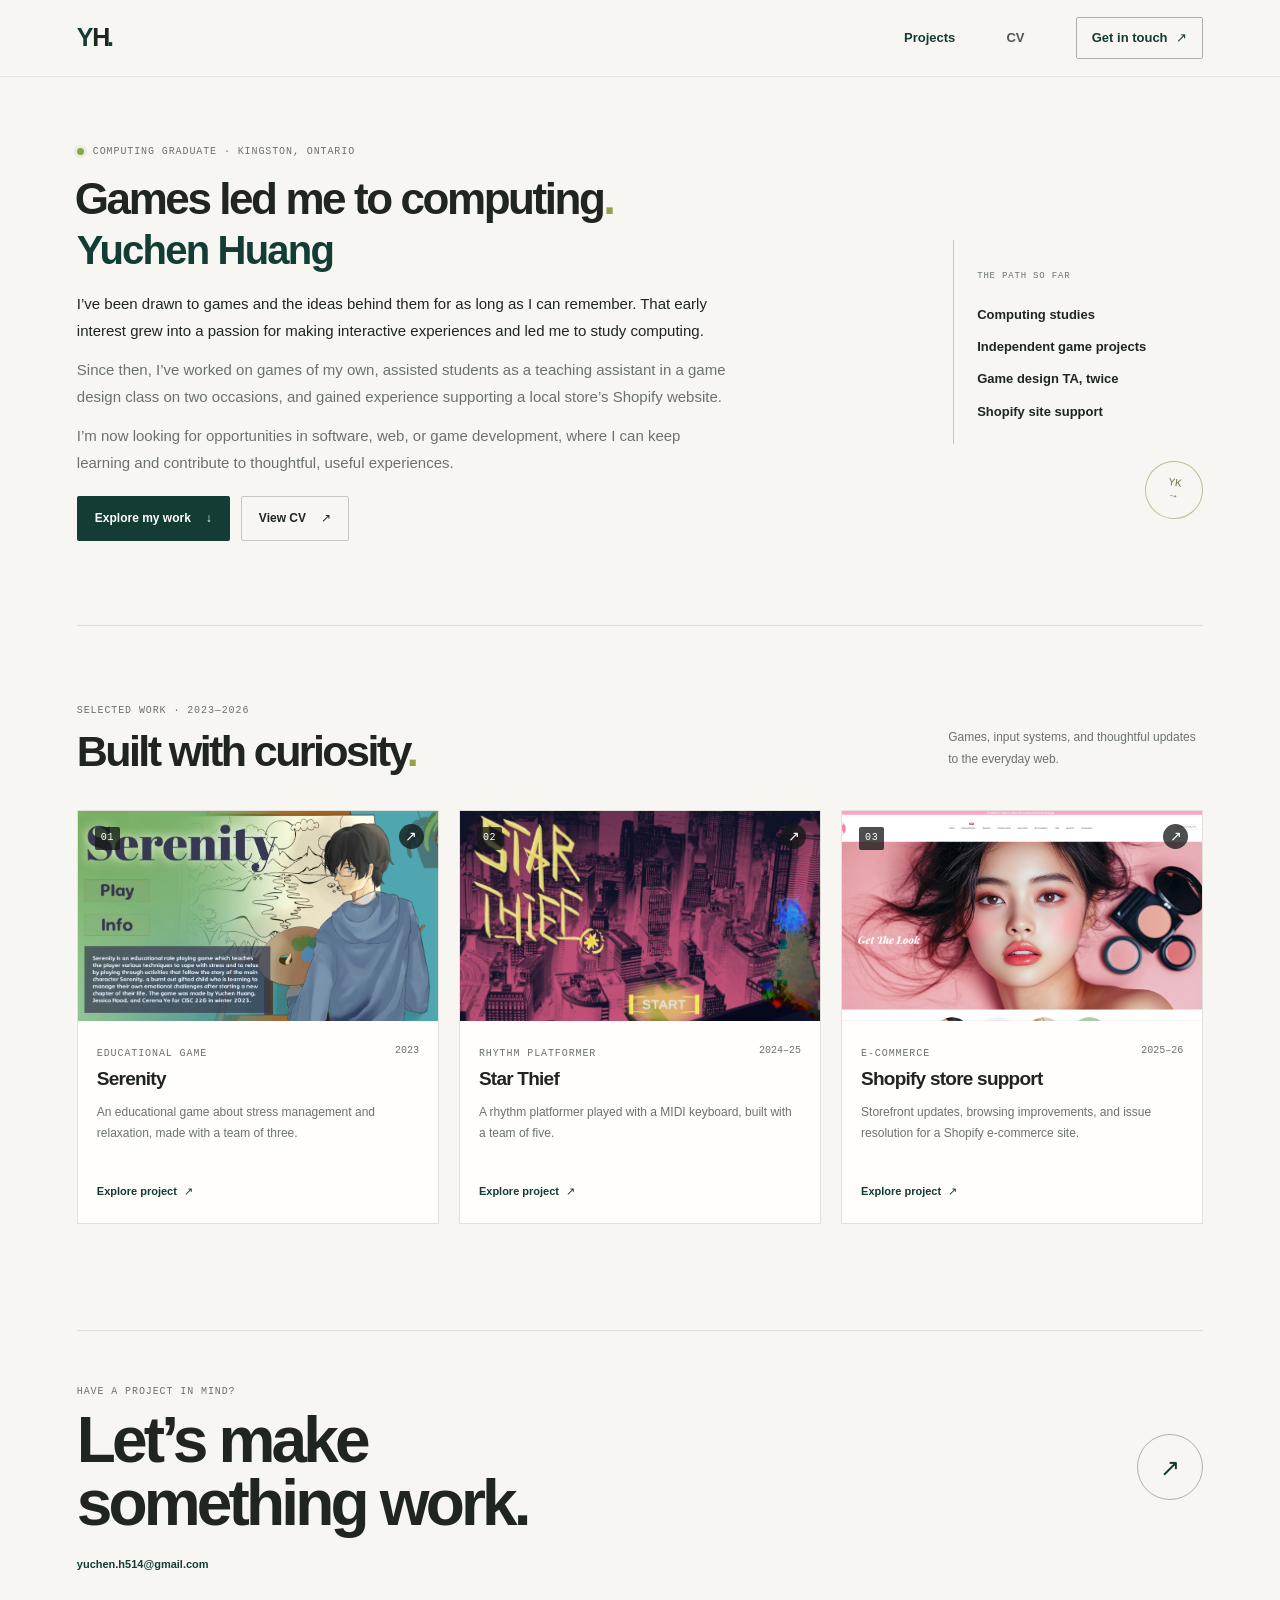
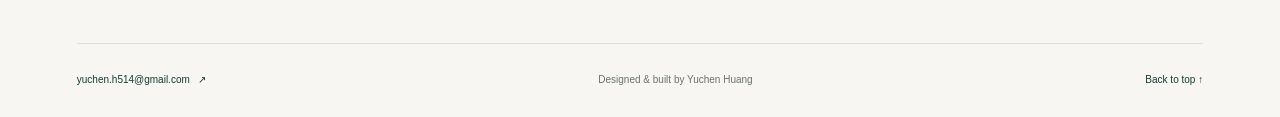
<file: index.html>
<!doctype html>
<html lang="en">
  <head>
    <meta charset="UTF-8" />
    <meta name="viewport" content="width=device-width, initial-scale=1" />
    <meta name="theme-color" content="#f7f6f2" />
    <meta name="description" content="Portfolio of Yuchen Huang, a software developer working across games and the web." />
    <title>Yuchen Huang — Game &amp; Web Developer</title>
    <base href="./" />
    <link rel="icon" href="assets/favicon.svg" type="image/svg+xml" />
    <link rel="stylesheet" href="assets/styles.css" />
    <script src="assets/app.js" defer></script>
  </head>
  <body>
    <a class="skip-link" href="#main">Skip to content</a>
    <div id="app"></div>
    <noscript>This portfolio needs JavaScript enabled to display its pages.</noscript>
  </body>
</html>
</file>
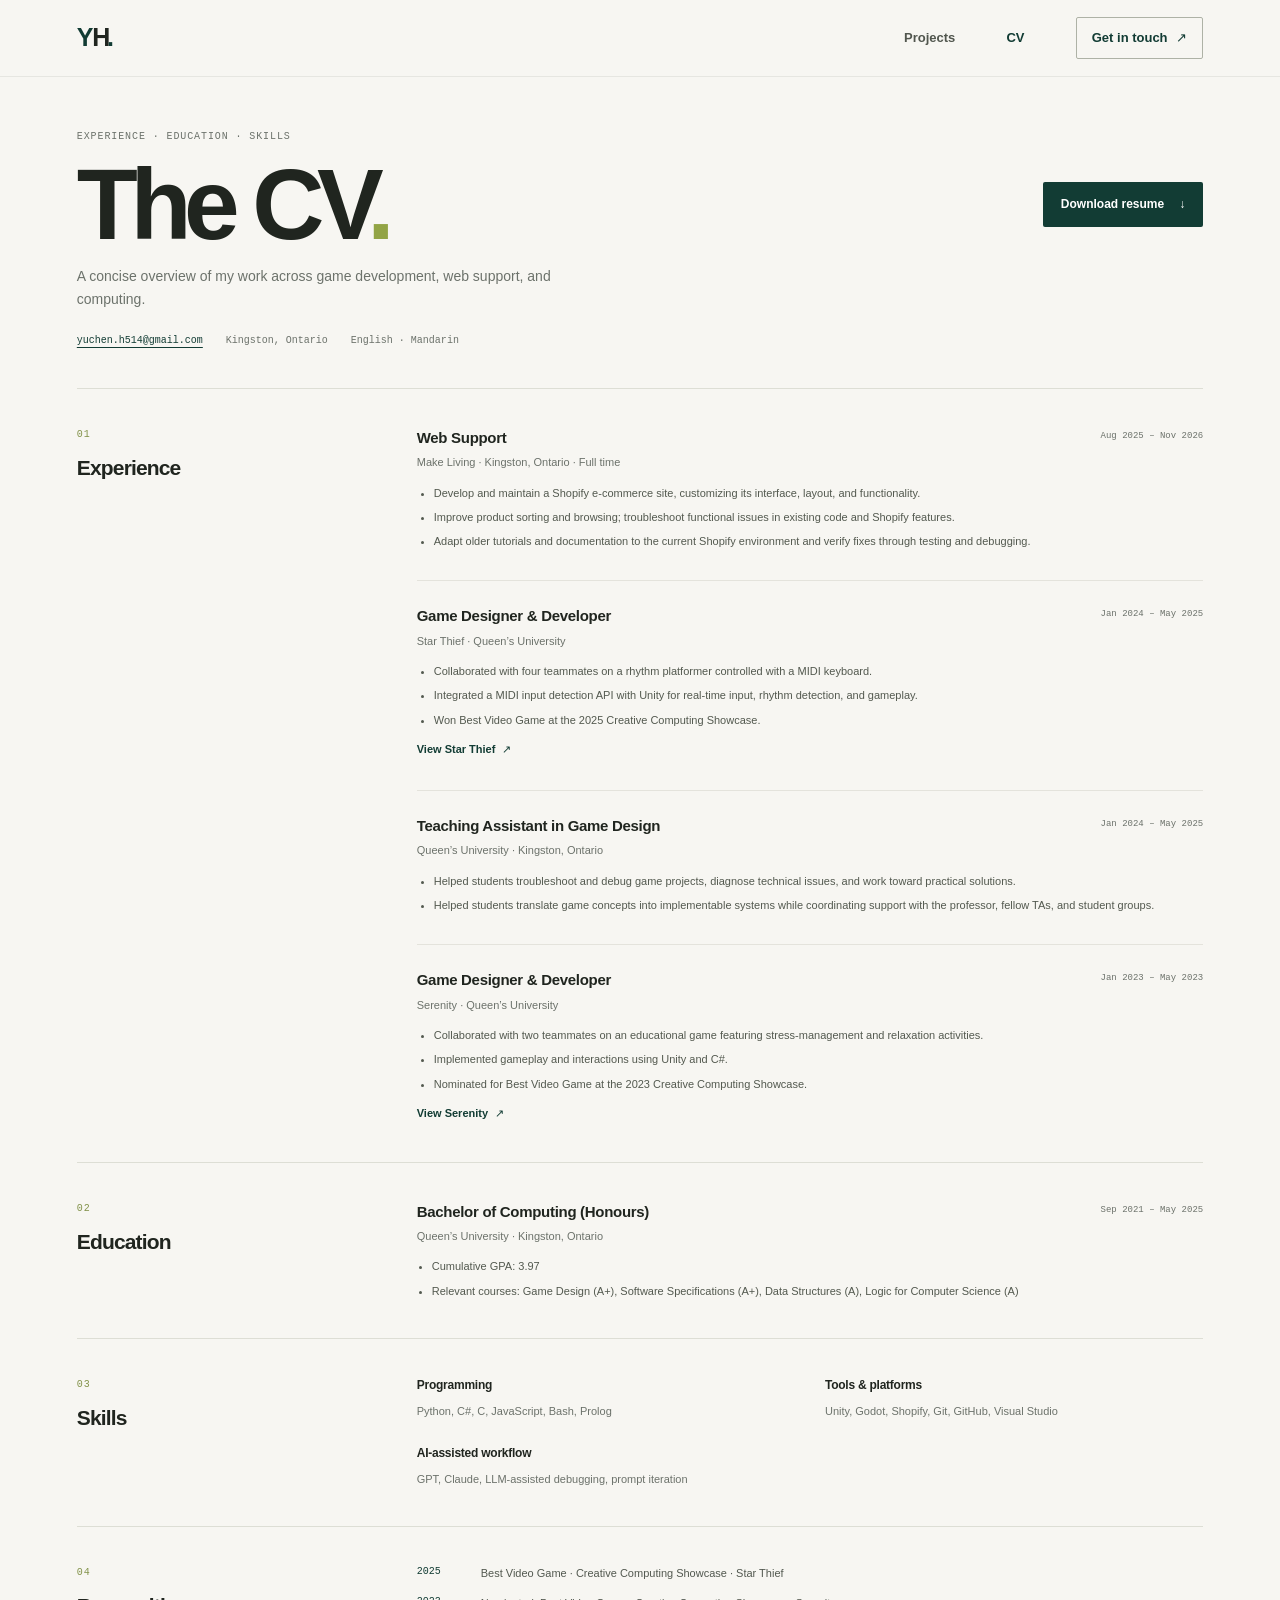
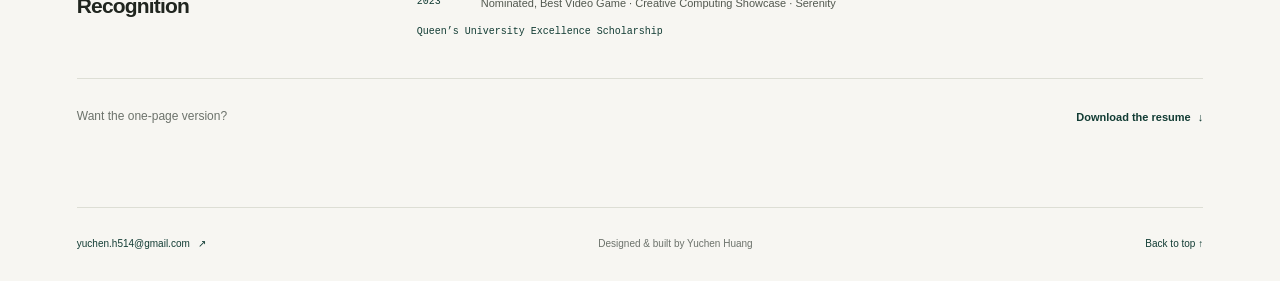
<file: cv/index.html>
<!doctype html>
<html lang="en">
  <head>
    <meta charset="UTF-8" />
    <meta name="viewport" content="width=device-width, initial-scale=1" />
    <meta name="theme-color" content="#f7f6f2" />
    <meta name="description" content="Experience, education, and skills of Yuchen Huang." />
    <title>CV — Yuchen Huang</title>
    <base href="../" />
    <link rel="icon" href="assets/favicon.svg" type="image/svg+xml" />
    <link rel="stylesheet" href="assets/styles.css" />
    <script src="assets/app.js" defer></script>
  </head>
  <body>
    <a class="skip-link" href="#main">Skip to content</a>
    <div id="app"></div>
    <noscript>This portfolio needs JavaScript enabled to display its pages.</noscript>
  </body>
</html>
</file>
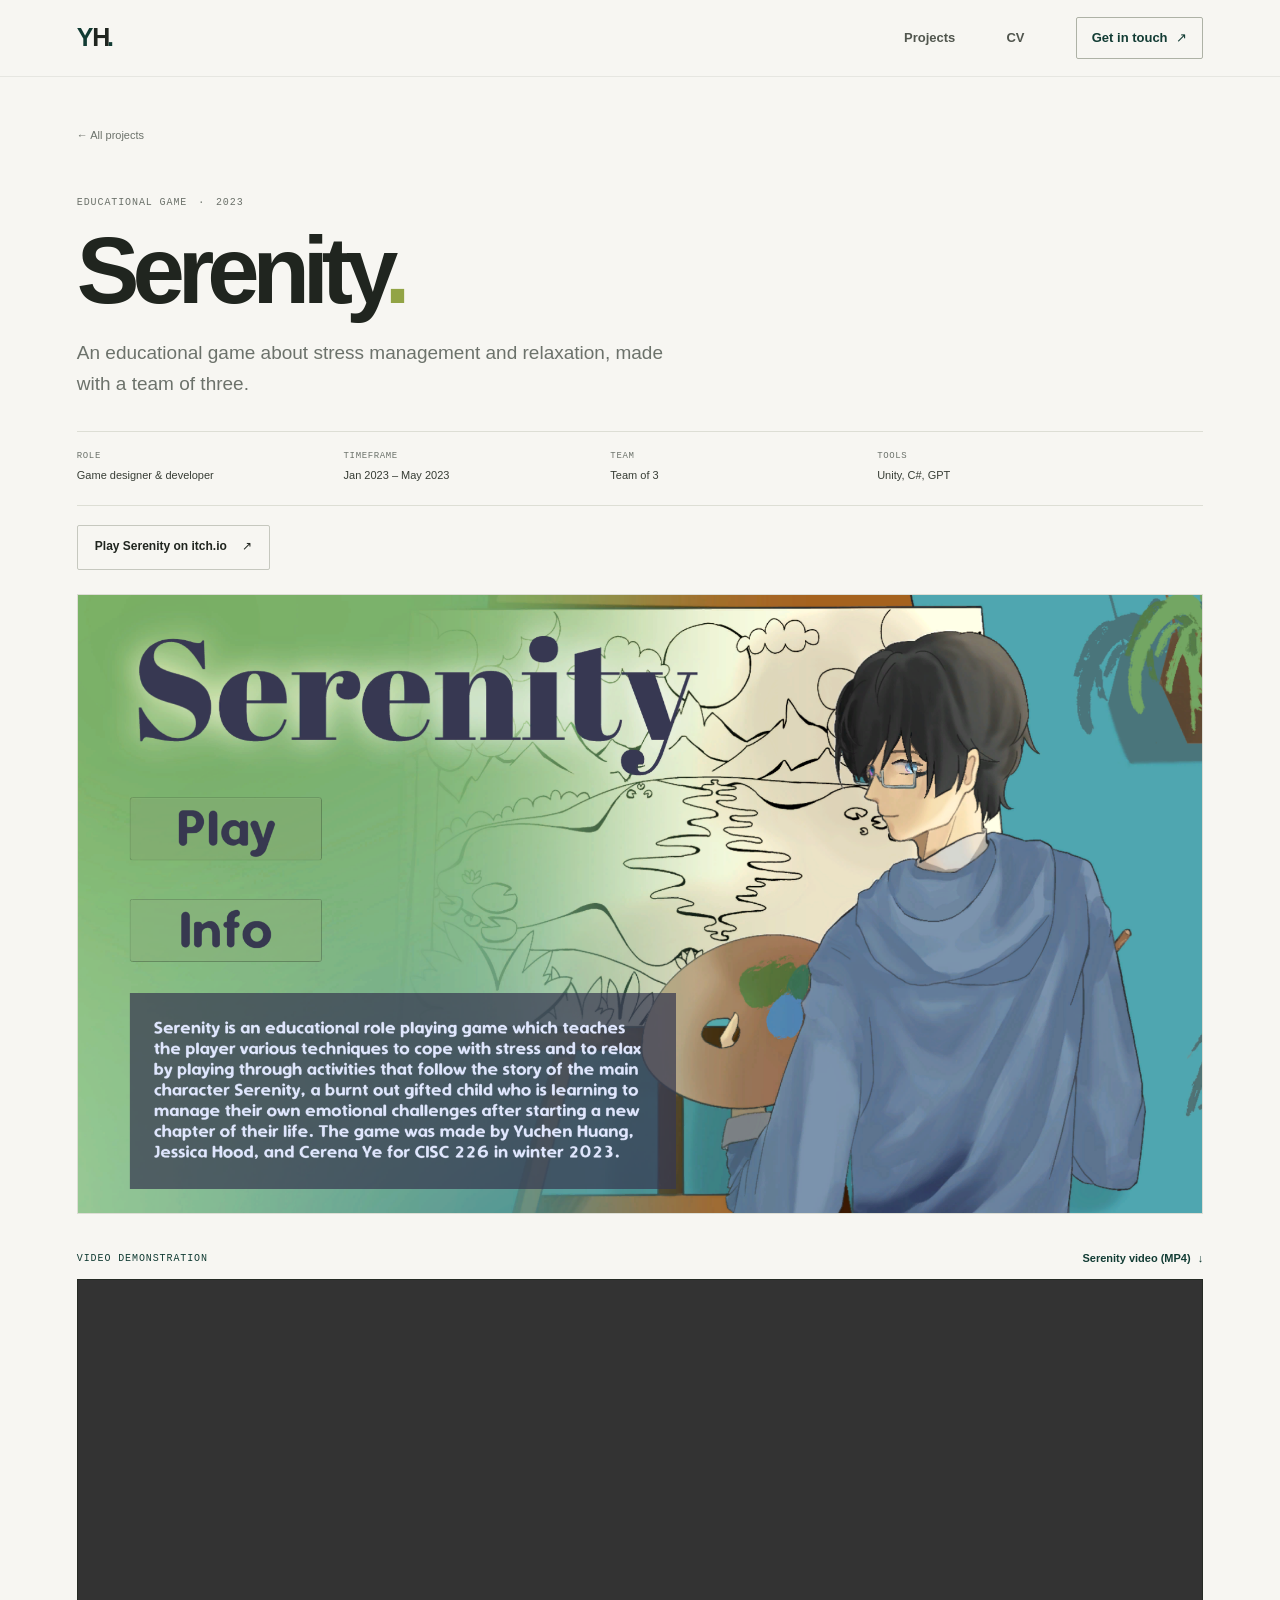
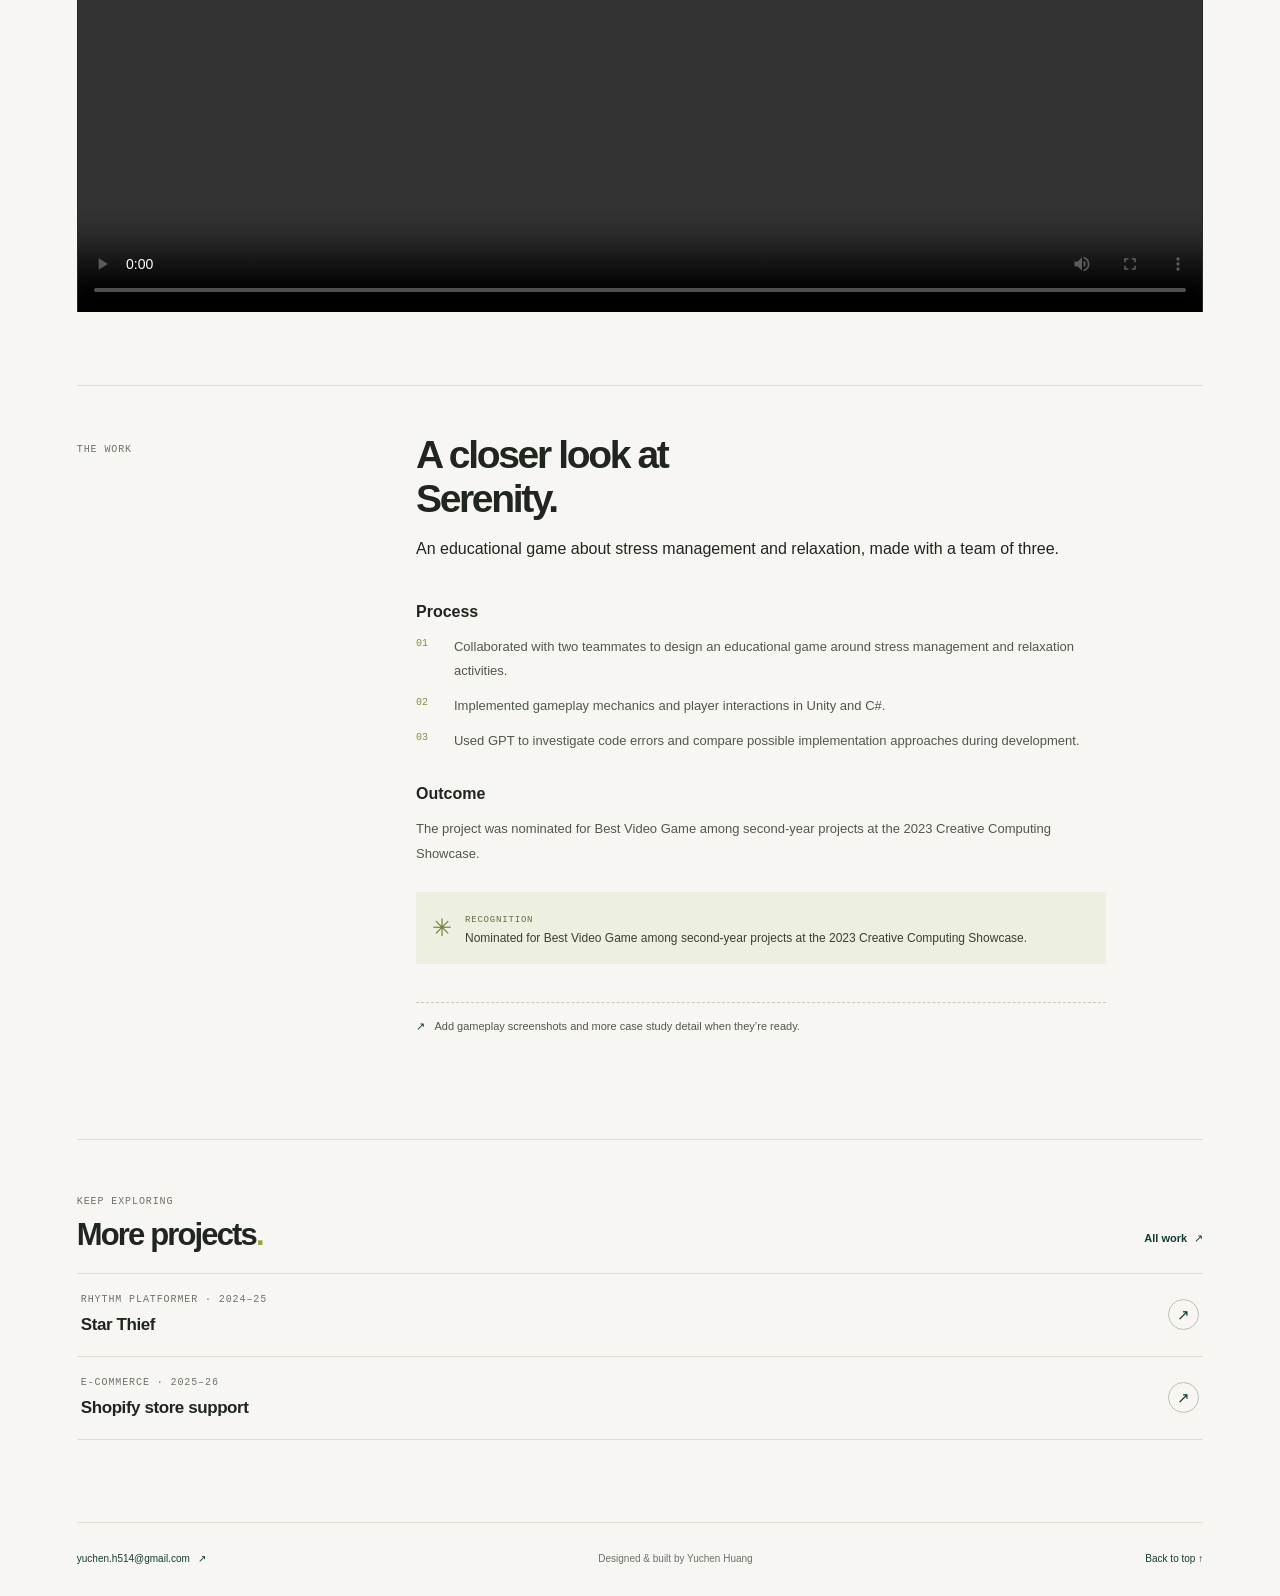
<file: projects/serenity/index.html>
<!doctype html>
<html lang="en">
  <head>
    <meta charset="UTF-8" />
    <meta name="viewport" content="width=device-width, initial-scale=1" />
    <meta name="theme-color" content="#f7f6f2" />
    <meta name="description" content="Serenity, an educational stress-management game by Yuchen Huang and a team of three." />
    <title>Serenity — Yuchen Huang</title>
    <base href="../../" />
    <link rel="icon" href="assets/favicon.svg" type="image/svg+xml" />
    <link rel="stylesheet" href="assets/styles.css" />
    <script src="assets/app.js" defer></script>
  </head>
  <body>
    <a class="skip-link" href="#main">Skip to content</a>
    <div id="app"></div>
    <noscript>This portfolio needs JavaScript enabled to display its pages.</noscript>
  </body>
</html>
</file>
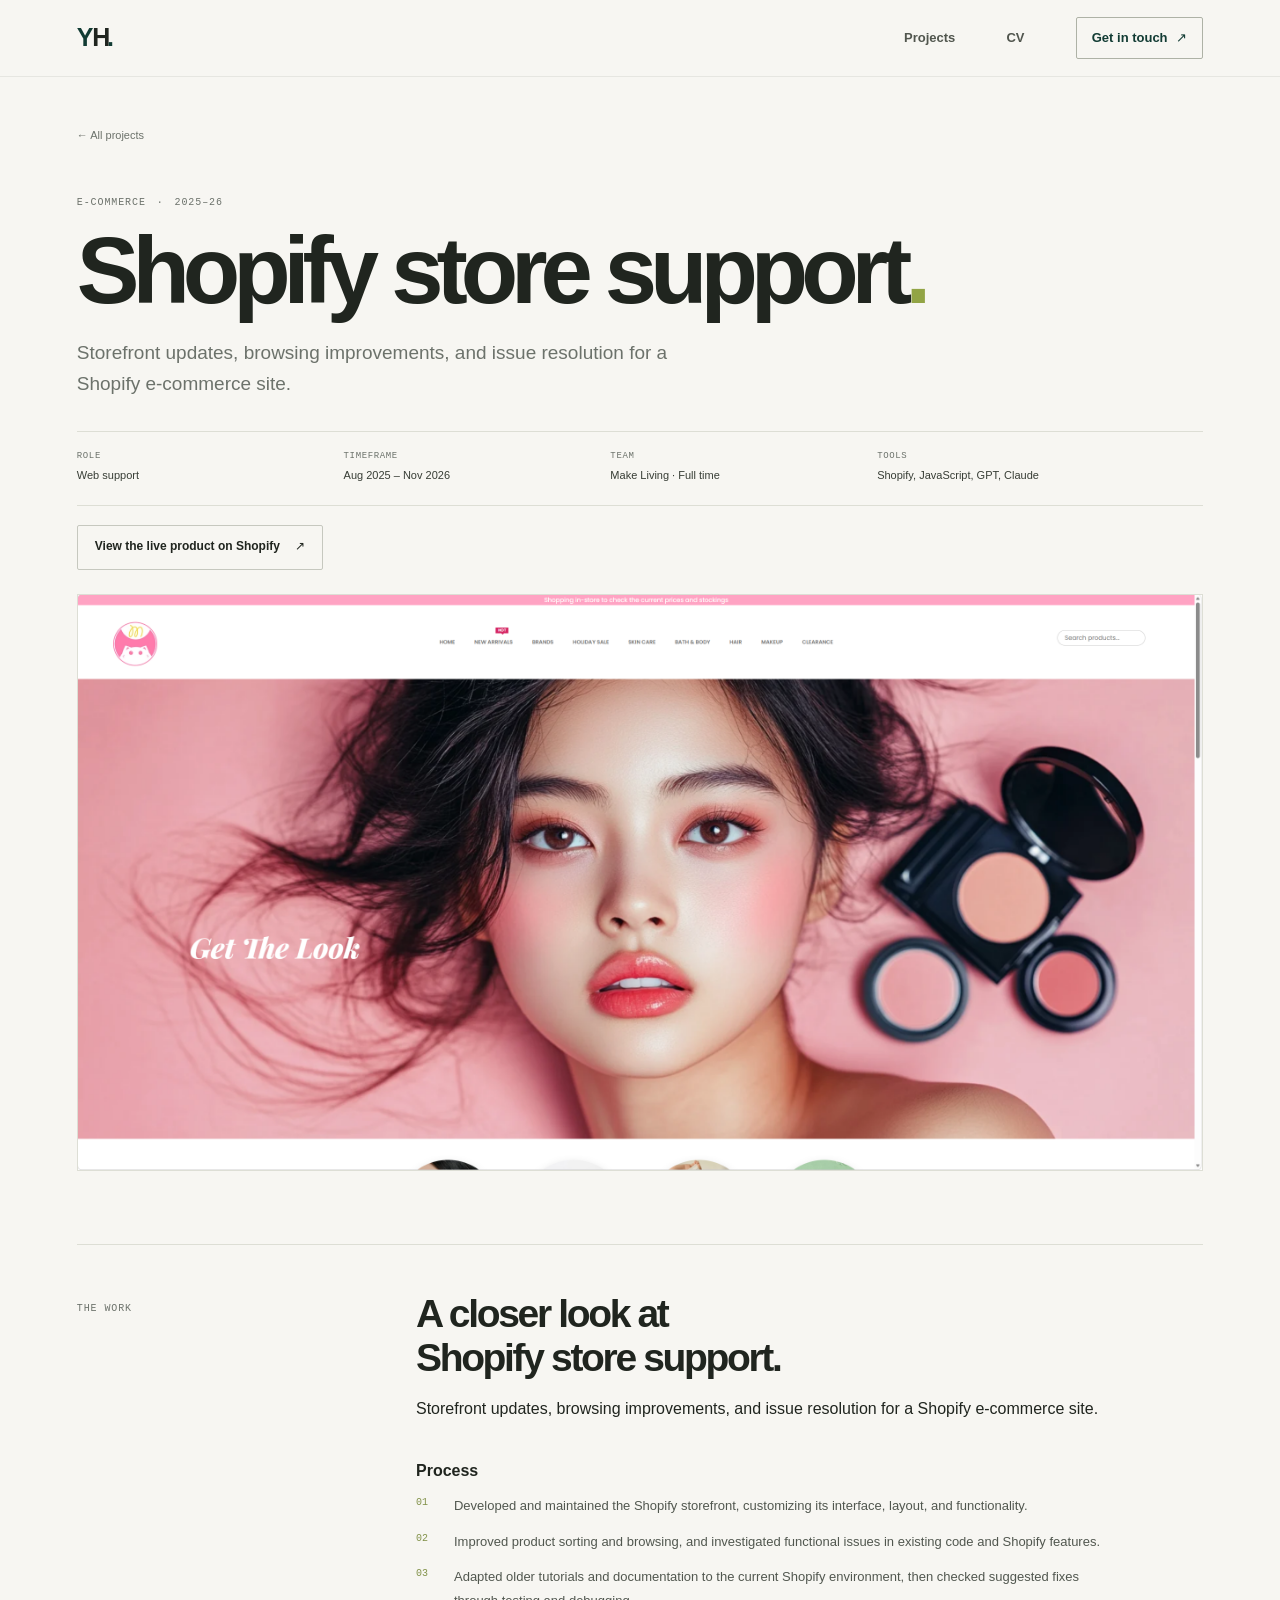
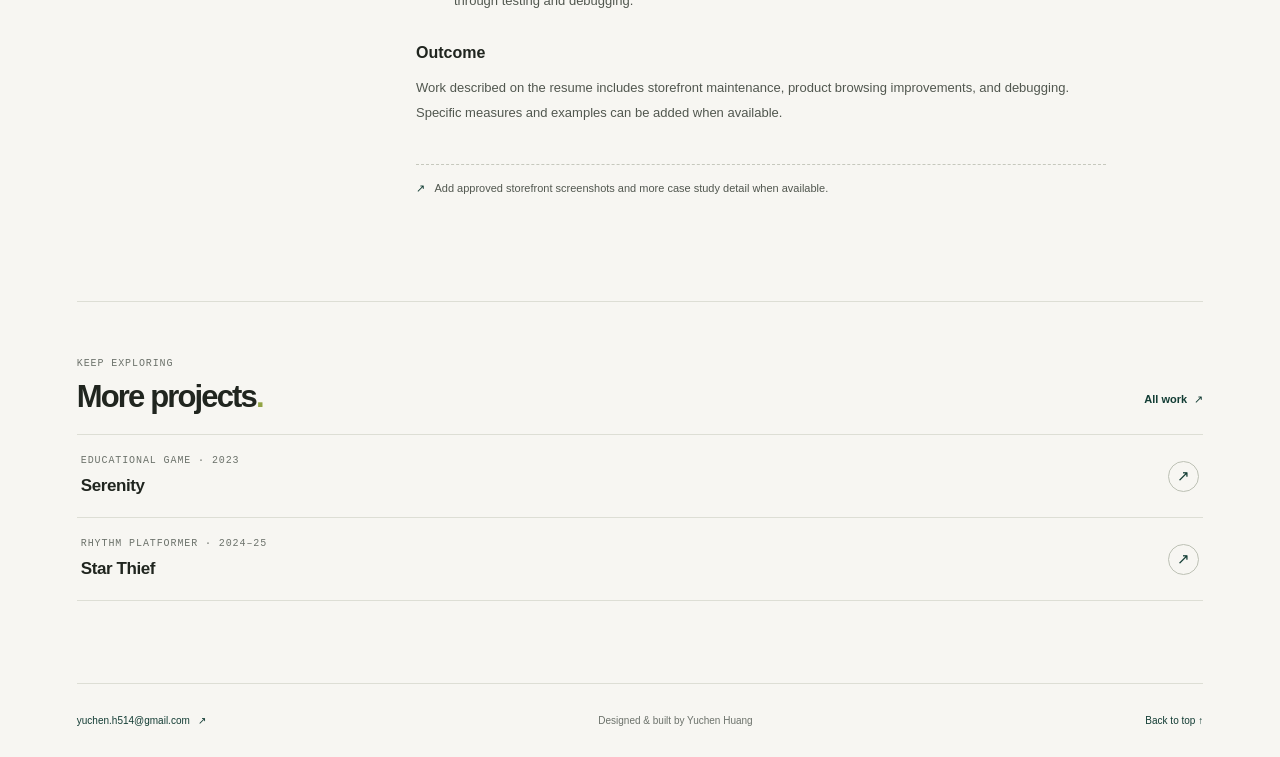
<file: projects/shopify-store-support/index.html>
<!doctype html>
<html lang="en">
  <head>
    <meta charset="UTF-8" />
    <meta name="viewport" content="width=device-width, initial-scale=1" />
    <meta name="theme-color" content="#f7f6f2" />
    <meta name="description" content="Shopify e-commerce site support and improvements at Make Living by Yuchen Huang." />
    <title>Shopify Store Support — Yuchen Huang</title>
    <base href="../../" />
    <link rel="icon" href="assets/favicon.svg" type="image/svg+xml" />
    <link rel="stylesheet" href="assets/styles.css" />
    <script src="assets/app.js" defer></script>
  </head>
  <body>
    <a class="skip-link" href="#main">Skip to content</a>
    <div id="app"></div>
    <noscript>This portfolio needs JavaScript enabled to display its pages.</noscript>
  </body>
</html>
</file>
<file: assets/styles.css>
:root {
  color-scheme: light;
  --paper: #f7f6f2;
  --surface: #fffefa;
  --ink: #20251f;
  --muted: #6c726b;
  --rule: #ddded5;
  --green: #123c34;
  --green-deep: #0d302a;
  --acid: #d3e271;
  --peach: #e6a477;
  --lilac: #9a91bb;
  --page-width: 1160px;
  --gutter: clamp(22px, 6vw, 90px);
  font-family: "Segoe UI Variable", "Segoe UI", Arial, sans-serif;
  font-synthesis: none;
  text-rendering: optimizeLegibility;
  -webkit-font-smoothing: antialiased;
  -moz-osx-font-smoothing: grayscale;
}

* { box-sizing: border-box; }
html { min-width: 320px; scroll-behavior: smooth; scroll-padding-top: 90px; }
body { min-width: 320px; margin: 0; background: var(--paper); color: var(--ink); font-size: 15px; line-height: 1.65; }
a { color: inherit; text-decoration-thickness: 1px; text-underline-offset: 4px; }
a:hover { color: var(--green); }
a:focus-visible, button:focus-visible { outline: 3px solid #a8b94e; outline-offset: 4px; border-radius: 3px; }
::selection { background: var(--acid); color: var(--green-deep); }
.skip-link { position: fixed; z-index: 10; top: 8px; left: 8px; padding: 10px 14px; transform: translateY(-160%); background: var(--green); color: white; }
.skip-link:focus { transform: translateY(0); color: white; }
.section-wrap, .header-inner, .site-footer { width: min(var(--page-width), calc(100% - 2 * var(--gutter))); margin-inline: auto; }

.site-header { position: sticky; z-index: 5; top: 0; border-bottom: 1px solid rgb(32 37 31 / 8%); background: rgb(247 246 242 / 94%); backdrop-filter: blur(14px); }
.header-inner { display: flex; min-height: 76px; align-items: center; justify-content: space-between; }
.wordmark { color: var(--green); font-family: "Manrope", "Segoe UI", sans-serif; font-size: 25px; font-weight: 800; letter-spacing: -.13em; text-decoration: none; }
.wordmark span { margin-left: 2px; color: var(--ink); }
.primary-nav { display: flex; align-items: center; gap: clamp(24px, 4vw, 52px); }
.primary-nav a { color: #51564e; font-size: 13px; font-weight: 600; text-decoration: none; transition: color 150ms ease; }
.primary-nav a:hover, .primary-nav a[aria-current="page"] { color: var(--green); }
.primary-nav .nav-contact { padding: 9px 15px; border: 1px solid #aeb2a6; border-radius: 2px; color: var(--green); }
.nav-contact span, .footer-email span { margin-left: 5px; }

.hero { position: relative; display: grid; min-height: 475px; grid-template-columns: minmax(0, 1fr) 250px; align-items: center; gap: 56px; padding-block: 66px 84px; }
.hero-copy { max-width: 665px; }
.eyebrow { margin: 0; color: var(--muted); font-family: "DM Mono", monospace; font-size: 10px; font-weight: 500; letter-spacing: .09em; line-height: 1.7; text-transform: uppercase; }
.hero-eyebrow { display: flex; align-items: center; gap: 9px; }
.status-dot { width: 7px; height: 7px; border-radius: 50%; background: #88a554; box-shadow: 0 0 0 3px rgb(136 165 84 / 13%); }
h1, h2, h3, p { margin-top: 0; }
.hero h1 { margin: 13px 0 3px -2px; font-family: "Segoe UI Variable Display", "Segoe UI", Arial, sans-serif; font-size: clamp(31px, 3.5vw, 44px); font-weight: 750; letter-spacing: -.055em; line-height: 1.16; }
.hero-name { margin: 0 0 16px; color: var(--green); font-family: "Segoe UI Variable Display", "Segoe UI", Arial, sans-serif; font-size: clamp(29px, 3.2vw, 40px); font-weight: 550; letter-spacing: -.045em; line-height: 1.18; }
.period { color: #92a445; }
.hero-tagline, .hero-intro, .hero-next { max-width: 650px; font-size: 15px; font-weight: 400; letter-spacing: normal; line-height: 1.8; }
.hero-tagline { margin-bottom: 12px; color: var(--ink); }
.hero-intro { margin-bottom: 12px; color: var(--muted); }
.hero-next { margin-bottom: 20px; color: var(--muted); }
.hero-actions { display: flex; flex-wrap: wrap; align-items: center; gap: 11px; }
.button { display: inline-flex; min-height: 45px; align-items: center; justify-content: center; gap: 15px; padding: 11px 17px; border: 1px solid transparent; border-radius: 2px; font-size: 12px; font-weight: 600; text-decoration: none; transition: background-color 160ms ease, color 160ms ease, border-color 160ms ease, transform 160ms ease; }
.button:hover { transform: translateY(-2px); }
.button-primary { background: var(--green); color: white; }
.button-primary:hover { background: var(--green-deep); color: white; }
.button-quiet { border-color: #c6c8bf; color: var(--ink); }
.button-quiet:hover { border-color: var(--green); color: var(--green); }
.hero-note { position: relative; align-self: center; padding: 21px 0 22px 23px; border-left: 1px solid #c6cab8; }
.note-label { color: var(--muted); font-family: "DM Mono", monospace; font-size: 9px; letter-spacing: .09em; text-transform: uppercase; }
.hero-note ul { display: grid; gap: 11px; margin: 18px 0 0; padding: 0; list-style: none; }
.hero-note li { font-size: 13px; font-weight: 550; }
.note-stamp { position: absolute; right: 0; bottom: -75px; display: grid; width: 58px; height: 58px; place-content: center; transform: rotate(8deg); border: 1px solid #bbc198; border-radius: 50%; color: #737d45; font-family: "DM Mono", monospace; font-size: 11px; line-height: 1.15; text-align: center; }

.projects-section { padding-block: 76px 106px; border-top: 1px solid var(--rule); }
.section-heading { display: flex; align-items: end; justify-content: space-between; gap: 26px; margin-bottom: 35px; }
.section-heading h2, .contact-band h2, .story-body h2 { margin: 8px 0 0; font-family: "Segoe UI Variable Display", "Segoe UI", Arial, sans-serif; font-size: clamp(29px, 4vw, 43px); font-weight: 650; letter-spacing: -.06em; line-height: 1.12; }
.section-heading > p { max-width: 255px; margin: 0 0 5px; color: var(--muted); font-size: 12px; line-height: 1.8; }
.project-grid { display: grid; grid-template-columns: repeat(3, minmax(0, 1fr)); gap: 20px; }
.project-card { overflow: hidden; border: 1px solid #e2e1d9; background: var(--surface); }
.project-visual, .detail-visual { position: relative; display: flex; overflow: hidden; min-height: 210px; align-items: center; justify-content: center; text-decoration: none; }
.project-card-cover { position: absolute; inset: 0; width: 100%; height: 100%; object-fit: cover; transition: transform 200ms ease; }
.project-visual:hover .project-card-cover { transform: scale(1.025); }
.detail-artwork { overflow: hidden; margin: 24px 0 0; border: 1px solid var(--rule); background: #ecebe5; }
.detail-artwork img { display: block; width: 100%; height: auto; }
.visual-1 { background: #dfe8cb; color: var(--green); }
.visual-2 { background: #d9d2ec; color: #332c52; }
.visual-3 { background: #ecd5c2; color: #533728; }
.visual-index { position: absolute; z-index: 1; top: 16px; left: 17px; padding: 3px 6px; border-radius: 2px; background: rgb(20 24 22 / 76%); color: white; font-family: "DM Mono", monospace; font-size: 10px; letter-spacing: .06em; }
.visual-mark { font-family: "Manrope", sans-serif; font-size: 94px; font-weight: 500; line-height: 1; transition: transform 200ms ease; }
.project-visual:hover .visual-mark { transform: rotate(-8deg) scale(1.06); }
.visual-placeholder { position: absolute; right: 12px; bottom: 11px; left: 12px; color: currentColor; font-family: "DM Mono", monospace; font-size: 9px; letter-spacing: .07em; opacity: .72; text-align: center; text-transform: uppercase; }
.visual-link { position: absolute; z-index: 1; top: 13px; right: 14px; display: grid; width: 25px; height: 25px; place-items: center; border-radius: 50%; background: rgb(20 24 22 / 76%); color: white; font-size: 14px; }
.project-card-content { padding: 18px 19px 20px; }
.project-card-heading { display: flex; align-items: start; justify-content: space-between; gap: 14px; }
.project-card h3 { margin: 3px 0 0; font-family: "Segoe UI Variable Display", "Segoe UI", Arial, sans-serif; font-size: 19px; font-weight: 700; letter-spacing: -.04em; line-height: 1.25; }
.project-card h3 a { text-decoration: none; }
.project-year { padding-top: 4px; color: var(--muted); font-family: "DM Mono", monospace; font-size: 10px; white-space: nowrap; }
.project-card-content > p { min-height: 63px; margin: 11px 0 13px; color: var(--muted); font-size: 12px; line-height: 1.75; }
.text-link { color: var(--green); font-size: 11px; font-weight: 650; text-decoration: none; }
.text-link span { display: inline-block; margin-left: 4px; transition: transform 150ms ease; }
.text-link:hover span { transform: translate(2px, -2px); }

.contact-band { padding-block: 52px 67px; border-top: 1px solid var(--rule); }
.contact-row { display: flex; align-items: center; justify-content: space-between; }
.contact-band h2 { margin: 9px 0 0; font-size: clamp(39px, 6vw, 64px); line-height: .99; }
.contact-arrow { display: grid; width: 66px; height: 66px; place-items: center; border: 1px solid #aeb4a4; border-radius: 50%; color: var(--green); font-size: 24px; text-decoration: none; transition: background 160ms ease, color 160ms ease; }
.contact-arrow:hover { background: var(--green); color: white; }
.contact-link { display: inline-block; margin-top: 20px; }
.site-footer { display: flex; min-height: 74px; align-items: center; justify-content: space-between; gap: 20px; border-top: 1px solid var(--rule); color: var(--muted); font-size: 10px; }
.site-footer a { color: var(--green); text-decoration: none; }

.detail-hero { padding-block: 45px 73px; }
.back-link { display: inline-flex; margin-bottom: 50px; color: var(--muted); font-size: 11px; text-decoration: none; }
.back-link:hover { color: var(--green); }
.detail-kicker { margin-bottom: 11px; }
.detail-kicker span { padding-inline: 4px; }
.detail-hero h1, .cv-intro h1, .not-found h1 { margin: 0; font-family: "Segoe UI Variable Display", "Segoe UI", Arial, sans-serif; font-size: clamp(54px, 8vw, 94px); font-weight: 700; letter-spacing: -.075em; line-height: 1.05; }
.detail-lede { max-width: 610px; margin: 16px 0 31px; color: var(--muted); font-size: clamp(16px, 2vw, 19px); line-height: 1.65; }
.project-facts { display: grid; grid-template-columns: 1fr 1fr 1fr 1.3fr; gap: 16px; padding-block: 17px 20px; border-top: 1px solid var(--rule); border-bottom: 1px solid var(--rule); }
.project-facts > div { display: grid; align-content: start; gap: 3px; color: #373d35; font-size: 11px; line-height: 1.65; }
.fact-label { color: var(--muted); font-family: "DM Mono", monospace; font-size: 9px; letter-spacing: .07em; text-transform: uppercase; }
.detail-visual { min-height: clamp(220px, 36vw, 390px); margin-top: 24px; }
.detail-visual-mark { font-family: "Manrope", sans-serif; font-size: clamp(100px, 19vw, 210px); font-weight: 500; line-height: 1; }
.project-resource-links { display: flex; flex-wrap: wrap; gap: 10px; margin-top: 19px; }
.project-demo { margin-top: 24px; }
.demo-heading { display: flex; flex-wrap: wrap; align-items: center; justify-content: space-between; gap: 10px 20px; padding: 11px 0; }
.demo-heading .eyebrow { color: var(--green); }
.demo-player { display: block; width: 100%; aspect-ratio: 16 / 9; border: 1px solid #252a24; background: #111613; object-fit: contain; }
.story { display: grid; grid-template-columns: minmax(140px, .75fr) minmax(0, 2fr); gap: 44px; padding-block: 55px 78px; border-top: 1px solid var(--rule); }
.story-heading { display: flex; justify-content: space-between; }
.story-heading > p { display: none; margin: 0; color: var(--muted); font-family: "DM Mono", monospace; font-size: 9px; }
.story-body { max-width: 690px; }
.story-body h2 { margin: -8px 0 14px; font-size: clamp(28px, 4vw, 39px); }
.story-body > p { color: #51574f; font-size: 13px; line-height: 1.9; }
.story-body > .story-intro { margin-bottom: 34px; color: var(--ink); font-size: 16px; }
.story-body h3 { margin: 27px 0 10px; font-family: "Segoe UI", Arial, sans-serif; font-size: 16px; font-weight: 700; }
.process-list { display: grid; gap: 12px; margin: 0 0 28px; padding: 0; counter-reset: process; list-style: none; }
.process-list li { display: grid; grid-template-columns: 27px 1fr; gap: 11px; color: #51574f; font-size: 13px; line-height: 1.8; counter-increment: process; }
.process-list li::before { content: "0" counter(process); color: #82924a; font-family: "DM Mono", monospace; font-size: 10px; }
.recognition-note { display: flex; align-items: center; gap: 13px; margin-block: 25px; padding: 16px; background: #edf0e1; }
.recognition-icon { color: #72823c; font-size: 24px; }
.recognition-note p { margin: 0; color: #39402f; font-size: 12px; line-height: 1.7; }
.recognition-note .eyebrow { color: #627041; font-size: 9px; }
.placeholder-note { margin-top: 38px; padding: 13px 0; border-top: 1px dashed #c6c8bd; color: var(--muted); font-size: 11px !important; }
.placeholder-note span { margin-right: 7px; color: var(--green); }
.more-projects { padding-block: 53px 82px; border-top: 1px solid var(--rule); }
.section-heading.compact { align-items: end; margin-bottom: 20px; }
.section-heading.compact h2 { font-size: 31px; }
.section-heading.compact > .text-link { margin-bottom: 6px; }
.more-project-list { border-top: 1px solid var(--rule); }
.more-project-link { display: flex; min-height: 83px; align-items: center; justify-content: space-between; gap: 20px; padding: 15px 4px; border-bottom: 1px solid var(--rule); text-decoration: none; }
.more-project-link > span:first-child { display: grid; gap: 3px; }
.more-project-link strong { font-family: "Segoe UI Variable Display", "Segoe UI", Arial, sans-serif; font-size: 17px; letter-spacing: -.025em; }
.more-project-arrow { display: grid; width: 31px; height: 31px; flex: none; place-items: center; border: 1px solid #bdc1b5; border-radius: 50%; color: var(--green); transition: background 150ms ease, color 150ms ease; }
.more-project-link:hover .more-project-arrow { background: var(--green); color: white; }

.cv-page { padding-block: 51px 80px; }
.cv-intro { padding-bottom: 38px; border-bottom: 1px solid var(--rule); }
.cv-heading-row { display: flex; align-items: center; justify-content: space-between; gap: 20px; margin-top: 7px; }
.cv-intro h1 { font-size: clamp(64px, 9vw, 100px); }
.download-button { flex: none; }
.cv-lede { max-width: 520px; margin: 8px 0 22px; color: var(--muted); font-size: 14px; }
.cv-contact { display: flex; flex-wrap: wrap; gap: 10px 23px; color: var(--muted); font-family: "DM Mono", monospace; font-size: 10px; }
.cv-contact a { color: var(--green); }
.cv-section { display: grid; grid-template-columns: minmax(150px, .75fr) minmax(0, 2fr); gap: 45px; padding-block: 37px; border-bottom: 1px solid var(--rule); }
.cv-section-label h2 { margin: 8px 0 0; font-family: "Segoe UI Variable Display", "Segoe UI", Arial, sans-serif; font-size: 21px; font-weight: 650; letter-spacing: -.04em; }
.cv-section-label .eyebrow { color: #82924a; }
.cv-items { display: grid; gap: 29px; }
.cv-item + .cv-item { padding-top: 23px; border-top: 1px solid #e4e3dc; }
.cv-item-top { display: flex; align-items: start; justify-content: space-between; gap: 15px; }
.cv-item h3, .skill-groups h3 { margin: 0; font-family: "Segoe UI", Arial, sans-serif; font-size: 15px; font-weight: 700; letter-spacing: -.02em; }
.cv-organization { margin: 3px 0 0; color: var(--muted); font-size: 11px; }
.cv-date { padding-top: 3px; color: var(--muted); font-family: "DM Mono", monospace; font-size: 9px; text-align: right; white-space: nowrap; }
.cv-item ul { display: grid; gap: 5px; margin: 12px 0 0; padding-left: 17px; color: #53594f; font-size: 11px; line-height: 1.75; }
.cv-project-link { display: inline-block; margin-top: 10px; }
.education-item ul { padding-left: 15px; }
.skill-groups { display: grid; grid-template-columns: 1fr 1fr; gap: 23px 30px; }
.skill-groups h3 { margin-bottom: 5px; font-size: 12px; }
.skill-groups p { margin: 0; color: var(--muted); font-size: 11px; line-height: 1.85; }
.recognition-items { gap: 12px; }
.recognition-items p { display: flex; gap: 15px; margin: 0; color: #52584f; font-size: 11px; }
.recognition-items p strong { min-width: 49px; color: var(--green); font-family: "DM Mono", monospace; font-size: 10px; font-weight: 500; }
.recognition-items p:last-child { color: var(--ink); font-weight: 600; }
.cv-bottom { display: flex; align-items: center; justify-content: space-between; gap: 15px; padding-top: 28px; }
.cv-bottom p { margin: 0; color: var(--muted); font-size: 12px; }
.not-found { min-height: 65vh; display: flex; flex-direction: column; align-items: flex-start; justify-content: center; padding-block: 70px; }
.not-found h1 { margin: 13px 0; }
.not-found > p:not(.eyebrow) { max-width: 430px; color: var(--muted); }
.not-found .button { margin-top: 11px; }

@media (min-width: 1400px) {
  .hero { min-height: 505px; }
}

@media (max-width: 800px) {
  :root { --gutter: clamp(22px, 5vw, 42px); }
  .hero { min-height: 470px; grid-template-columns: minmax(0, 1fr) 190px; gap: 28px; }
  .hero h1 { font-size: clamp(30px, 5vw, 36px); }
  .project-grid { grid-template-columns: repeat(2, minmax(0, 1fr)); }
  .project-grid .project-card:last-child { grid-column: 1 / -1; display: grid; grid-template-columns: 1fr 1fr; }
  .project-grid .project-card:last-child .project-visual { min-height: 100%; }
  .project-grid .project-card:last-child .project-card-content { align-self: center; }
  .project-facts { grid-template-columns: 1fr 1fr; row-gap: 13px; }
  .story, .cv-section { grid-template-columns: minmax(100px, .6fr) minmax(0, 2fr); gap: 28px; }
}

@media (max-width: 560px) {
  html { scroll-padding-top: 72px; }
  .header-inner { min-height: 65px; }
  .primary-nav { gap: 18px; }
  .primary-nav a { font-size: 12px; }
  .primary-nav .nav-contact { padding: 7px 9px; }
  .hero { min-height: 0; grid-template-columns: 1fr; gap: 31px; padding-block: 73px 89px; }
  .hero h1 { margin-top: 13px; font-size: clamp(29px, 8vw, 34px); }
  .hero-intro { max-width: 440px; }
  .hero-note { display: none; }
  .projects-section { padding-block: 54px 70px; }
  .section-heading { display: block; margin-bottom: 24px; }
  .section-heading > p { margin-top: 12px; }
  .project-grid { grid-template-columns: 1fr; gap: 14px; }
  .project-grid .project-card:last-child { grid-column: auto; display: block; }
  .project-grid .project-card:last-child .project-visual { min-height: 205px; }
  .project-card-content > p { min-height: 0; }
  .contact-band { padding-block: 43px 51px; }
  .contact-arrow { width: 50px; height: 50px; }
  .site-footer { min-height: 96px; flex-wrap: wrap; align-content: center; justify-content: space-between; gap: 8px 16px; }
  .site-footer > span { order: 1; width: 100%; }
  .detail-hero { padding-block: 34px 48px; }
  .back-link { margin-bottom: 38px; }
  .detail-hero h1 { font-size: clamp(45px, 13vw, 68px); overflow-wrap: anywhere; }
  .detail-lede { font-size: 16px; }
  .project-facts { gap: 14px 12px; }
  .project-facts > div { font-size: 10px; }
  .detail-visual { min-height: 220px; }
  .story { grid-template-columns: 1fr; gap: 22px; padding-block: 36px 54px; }
  .story-heading > p { display: block; }
  .story-body h2 { margin-top: 0; }
  .more-projects { padding-block: 40px 58px; }
  .cv-page { padding-block: 39px 59px; }
  .cv-heading-row { align-items: start; }
  .cv-intro h1 { font-size: clamp(62px, 16vw, 85px); }
  .download-button { min-height: 39px; gap: 8px; padding: 8px 10px; font-size: 10px; }
  .cv-section { grid-template-columns: 1fr; gap: 18px; padding-block: 29px; }
  .cv-section-label { display: flex; align-items: center; gap: 12px; }
  .cv-section-label h2 { margin: 0; font-size: 19px; }
  .cv-section-label .eyebrow { margin: 0; }
  .cv-items { gap: 23px; }
  .cv-item-top { display: block; }
  .cv-date { display: block; margin-top: 4px; text-align: left; }
  .skill-groups { grid-template-columns: 1fr; gap: 16px; }
  .recognition-items p { gap: 9px; }
  .cv-bottom { align-items: start; }
}

@media (prefers-reduced-motion: reduce) {
  *, *::before, *::after { scroll-behavior: auto !important; transition-duration: .01ms !important; animation-duration: .01ms !important; animation-iteration-count: 1 !important; }
}
</file>
